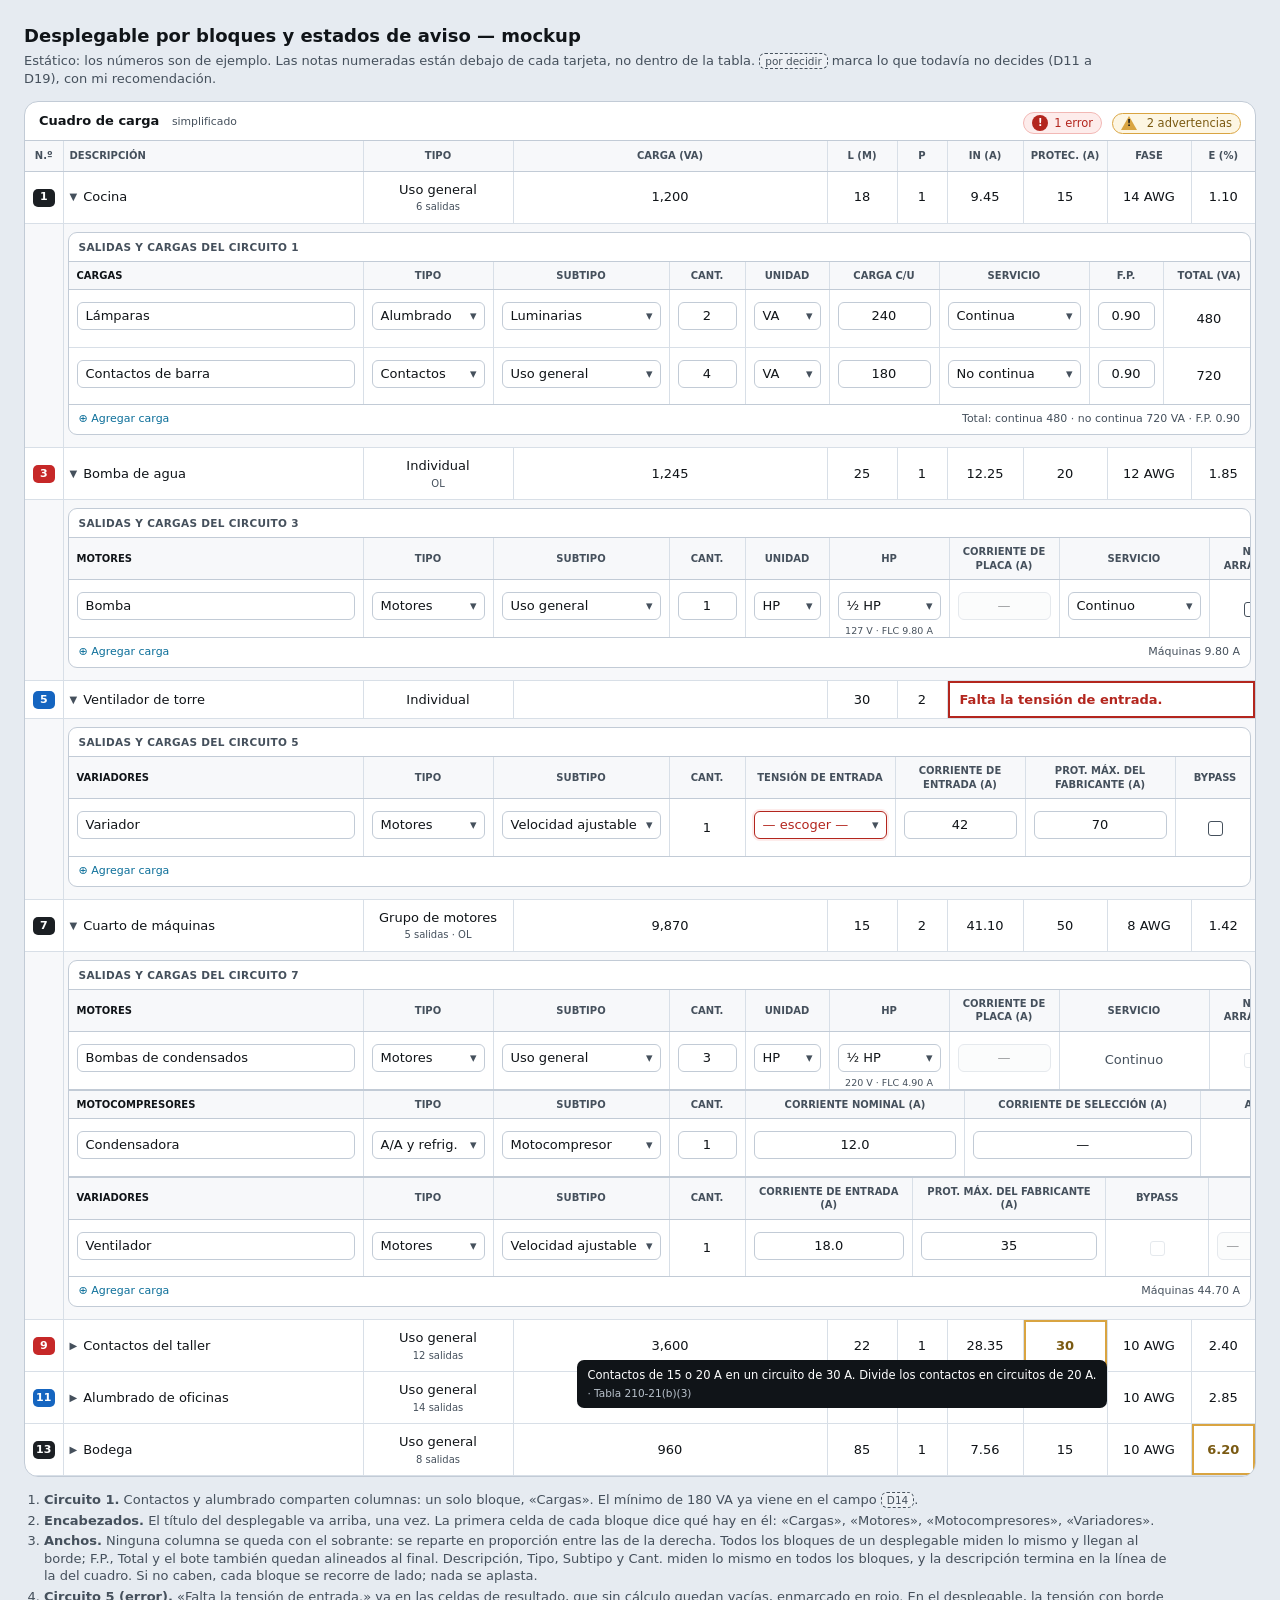
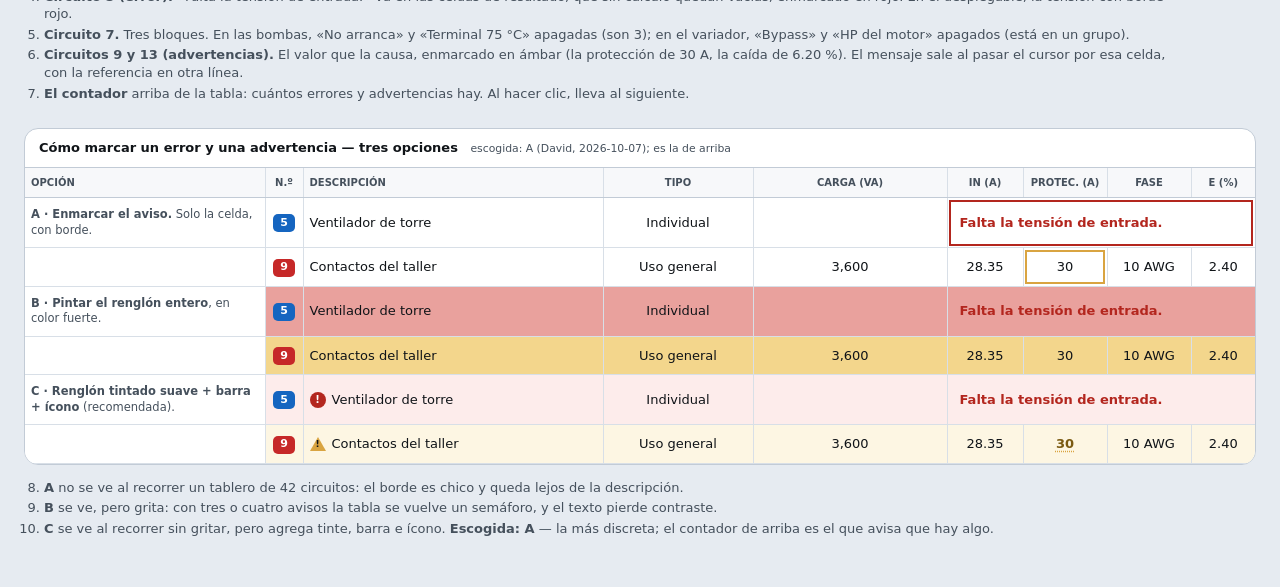
<file: docs/mockups/desglose-por-bloques.html>
<!doctype html>
<html lang="es">
<head>
<meta charset="utf-8">
<meta name="viewport" content="width=device-width, initial-scale=1">
<title>Desplegable por bloques</title>
<!-- MOCKUP — docs/decisiones/acomodo-del-desplegable.md y docs/conocimiento/estados-de-aviso.md (2026-10-07).
     Estático: no calcula. Colores: los tokens de la app (wwwroot/css/app.css), tema claro. -->
<style>
:root {
  --tinta:#101418; --acento:#0B6E99; --tenue:#45505c; --linea:#c2cbd6; --fondo:#e6ebf1; --papel:#fff;
  --linea-suave:#d8dfe7; --fondo-suave:#f7f8fa;
  /* Los de aviso, los mismos de la app (cada uno con su pareja en el tema oscuro) */
  --alerta:#b3261e; --alerta-fondo:#fdeceb;
  --aviso-texto:#7a5a12; --aviso-fondo:#fdf6e3; --aviso-borde:#d9a441;
  --radio-xs:6px; --radio-sm:9px; --radio-md:14px;
  --desc: 300px;
}
* { box-sizing:border-box; }
body { margin:0; background:var(--fondo); color:var(--tinta); font:13px/1.35 Inter, "Segoe UI", system-ui, sans-serif; padding:24px; }
h1 { font-size:18px; margin:0 0 4px; }
.nota { color:var(--tenue); margin:0 0 14px; max-width:1100px; }
.pendiente { display:inline-block; background:#eef1f5; border:1px dashed var(--tenue); color:var(--tenue); border-radius:var(--radio-xs); padding:0 5px; font-size:10.5px; }
.tarjeta { background:var(--papel); border:1px solid var(--linea); border-radius:var(--radio-md); overflow:hidden; margin-bottom:14px; }
.tarjeta > h2 { font-size:13px; margin:0; padding:10px 14px; border-bottom:1px solid var(--linea); }
.tarjeta > h2 small { font-weight:400; color:var(--tenue); margin-left:8px; }
.notas { margin:0 0 26px; padding-left:20px; color:var(--tenue); max-width:1150px; }
.notas li { margin:3px 0; }
.ref { display:inline-grid; place-items:center; width:16px; height:16px; border-radius:50%; background:var(--tinta); color:#fff; font-size:10px; font-weight:700; vertical-align:1px; }

/* ── El cuadro (simplificado) ──────────────────────────────────────────────── */
table { border-collapse:collapse; }
table.cuadro { width:100%; table-layout:fixed; }
.cuadro th { background:var(--fondo-suave); color:var(--tenue); font-size:10px; font-weight:600; text-transform:uppercase;
             padding:8px 6px; border-bottom:1px solid var(--linea); border-right:1px solid var(--linea-suave); }
.cuadro td { padding:9px 6px; border-bottom:1px solid var(--linea-suave); border-right:1px solid var(--linea-suave); text-align:center; vertical-align:middle; }
.cuadro th:last-child, .cuadro td:last-child { border-right:0; }
.cuadro .izq { text-align:left; }
.num-c { display:inline-grid; place-items:center; min-width:22px; height:18px; border-radius:5px; color:#fff; font-weight:700; font-size:11px; }
.fa { background:#1b1f23; } .fb { background:#c62828; } .fc { background:#1565c0; }
.clase { font-size:13px; } .en-va { display:block; font-size:10px; color:var(--tenue); margin-top:2px; }
.desc { display:flex; align-items:center; gap:6px; }
.flecha { color:var(--tenue); font-size:10px; }

/* ── ESTADOS DEL CIRCUITO (la propuesta) ───────────────────────────────────── */
/* 1. El renglón entero, tintado suave; 2. una barra de 3 px a la izquierda; 3. el ícono junto a la
      descripción; 4. el error dice qué falta en las celdas de resultado; la advertencia marca el valor. */
tr.error > td   { background:var(--alerta-fondo); }
tr.aviso > td   { background:var(--aviso-fondo); }
tr.error > td:first-child { box-shadow:inset 3px 0 0 var(--alerta); }
tr.aviso > td:first-child { box-shadow:inset 3px 0 0 var(--aviso-borde); }
.ic { display:inline-grid; place-items:center; width:16px; height:16px; flex:none; font-size:10px; font-weight:800; line-height:1; }
.ic.error { border-radius:50%; background:var(--alerta); color:#fff; }
.ic.aviso { width:0; height:0; border-left:8px solid transparent; border-right:8px solid transparent; border-bottom:14px solid var(--aviso-borde); position:relative; }
.ic.aviso::after { content:"!"; position:absolute; top:3px; left:-2px; color:var(--tinta); font-size:9px; font-weight:800; }
td.msg-error { color:var(--alerta); font-weight:600; text-align:left !important; padding-left:12px !important; }
.marcado-aviso { color:var(--aviso-texto); font-weight:700; text-decoration:underline dotted var(--aviso-borde); text-underline-offset:3px; }
.globo { position:absolute; z-index:6; font-weight:400; text-align:left; background:var(--tinta); color:#fff; font-size:11.5px; line-height:1.4; padding:7px 10px; border-radius:7px; white-space:nowrap; }
.globo .r { display:block; color:#b9c2cc; margin-top:3px; font-size:10.5px; }
.contador { float:right; font-weight:400; font-size:12px; display:flex; gap:10px; align-items:center; }
.chip { display:inline-flex; align-items:center; gap:6px; padding:2px 8px; border-radius:999px; font-size:11.5px; border:1px solid; }
.chip.error { color:var(--alerta); background:var(--alerta-fondo); border-color:#f2b8b5; }
.chip.aviso { color:var(--aviso-texto); background:var(--aviso-fondo); border-color:var(--aviso-borde); }

/* LA OPCIÓN A, escogida por David (2026-10-07): solo la celda, con borde. */
td.marco-error { box-shadow:inset 0 0 0 2px var(--alerta); }
td.marco-aviso { box-shadow:inset 0 0 0 2px var(--aviso-borde); color:var(--aviso-texto); font-weight:700; }

/* ── El desplegable ────────────────────────────────────────────────────────── */
tr.fila-desglose > td { background:var(--fondo-suave); padding:8px 4px 12px; text-align:left; }
.desglose { border:1px solid var(--linea); border-radius:var(--radio-sm); background:var(--papel); overflow:hidden; }
.titulo-desglose { font-size:10.5px; font-weight:600; letter-spacing:.03em; text-transform:uppercase; color:var(--tenue); padding:7px 10px; border-bottom:1px solid var(--linea); }
.recorre { overflow-x:auto; }
.bloque { table-layout:fixed; }
.bloque + .bloque { border-top:2px solid var(--linea); }
.bloque th { background:var(--fondo-suave); color:var(--tenue); font-size:10px; font-weight:600; text-transform:uppercase;
             padding:7px 8px; border-bottom:1px solid var(--linea); border-right:1px solid var(--linea-suave); text-align:center; }
.bloque th.nombre { text-align:left; color:var(--tinta); }
.bloque td { padding:12px 8px; border-bottom:1px solid var(--linea-suave); border-right:1px solid var(--linea-suave); text-align:center; vertical-align:middle; position:relative; }
.bloque th:last-child, .bloque td:last-child { border-right:0; }
.bloque tbody tr:last-child td { border-bottom:0; }
.bloque .izq { text-align:left; }
.pie { display:flex; justify-content:space-between; align-items:center; padding:7px 10px; border-top:1px solid var(--linea); font-size:11px; color:var(--tenue); }
.agregar { color:var(--acento); font-size:11px; }

.campo, .sel { display:inline-block; width:100%; height:28px; line-height:26px; border:1px solid var(--linea); border-radius:var(--radio-xs);
               background:var(--papel); padding:0 8px; text-align:left; white-space:nowrap; overflow:hidden; text-overflow:ellipsis; font-size:13px; }
.sel { position:relative; padding-right:22px; } .sel::after { content:"▾"; position:absolute; right:7px; top:0; color:var(--tenue); }
.campo.num { text-align:center; }
.apagado { opacity:.42; background:var(--fondo-suave); }
.campo.falta, .sel.falta { border-color:var(--alerta); box-shadow:0 0 0 2px var(--alerta-fondo); color:var(--alerta); }
.caja { display:inline-block; width:15px; height:15px; border:1px solid var(--tenue); border-radius:3px; vertical-align:middle; background:var(--papel); }
.caja.apagado { border-color:var(--linea); }
.debajo { position:absolute; left:50%; transform:translateX(-50%); bottom:-1px; font-size:9.5px; color:var(--tenue); white-space:nowrap; }
.tenue { color:var(--tenue); }

/* ── Comparación de variantes ──────────────────────────────────────────────── */
.variantes td.etq { text-align:left; font-size:11.5px; color:var(--tenue); width:240px; background:var(--papel) !important; box-shadow:none !important; }
.v-a-error td.res { outline:2px solid var(--alerta); outline-offset:-4px; }
.v-a-aviso td.res2 { outline:2px solid var(--aviso-borde); outline-offset:-4px; }
.v-b-error > td:not(.etq) { background:#e9a19d; }
.v-b-aviso > td:not(.etq) { background:#f3d68c; }
</style>
</head>
<body>

<h1>Desplegable por bloques y estados de aviso — mockup</h1>
<p class="nota">Estático: los números son de ejemplo. Las notas numeradas están debajo de cada tarjeta, no dentro de la tabla. <span class="pendiente">por decidir</span> marca lo que todavía no decides (D11 a D19), con mi recomendación.</p>

<!-- ═════════════════════════════════════════════════════════════════════════════════ -->
<div class="tarjeta">
<h2>Cuadro de carga <small>simplificado</small>
  <span class="contador"><span class="chip error"><span class="ic error">!</span>1 error</span><span class="chip aviso"><span class="ic aviso"></span>&nbsp;2 advertencias</span></span></h2>
<table class="cuadro" id="cuadro">
  <colgroup><col style="width:38px"><col style="width:var(--desc)"><col style="width:150px"><col><col style="width:70px"><col style="width:50px"><col style="width:76px"><col style="width:84px"><col style="width:84px"><col style="width:64px"></colgroup>
  <thead><tr><th>N.º</th><th class="izq" id="th-desc">Descripción</th><th>Tipo</th><th>Carga (VA)</th><th>L (m)</th><th>P</th><th>In (A)</th><th>Protec. (A)</th><th>Fase</th><th>e (%)</th></tr></thead>
  <tbody>

  <!-- 1 · Cocina: contactos y alumbrado, un bloque -->
  <tr><td><span class="num-c fa">1</span></td><td class="izq"><span class="desc"><span class="flecha">▼</span>Cocina</span></td><td><span class="clase">Uso general</span><span class="en-va">6 salidas</span></td><td>1,200</td><td>18</td><td>1</td><td>9.45</td><td>15</td><td>14 AWG</td><td>1.10</td></tr>
  <tr class="fila-desglose"><td></td><td colspan="9">
    <div class="desglose">
      <div class="titulo-desglose">Salidas y cargas del circuito 1</div>
      <div class="recorre">
      <table class="bloque">
        <colgroup><col data-desc><col data-w="130" data-g><col data-w="176" data-g><col data-w="76" data-g><col data-w="84"><col data-w="110"><col data-w="150"><col data-w="74" data-g><col data-w="92" data-g><col data-w="36" data-g></colgroup>
        <thead><tr><th class="izq nombre">Cargas</th><th>Tipo</th><th>Subtipo</th><th>Cant.</th><th>Unidad</th><th>Carga c/u</th><th>Servicio</th><th>F.P.</th><th>Total (VA)</th><th></th></tr></thead>
        <tbody>
          <tr><td class="izq"><span class="campo">Lámparas</span></td><td><span class="sel">Alumbrado</span></td><td><span class="sel">Luminarias</span></td><td><span class="campo num">2</span></td><td><span class="sel">VA</span></td><td><span class="campo num">240</span></td><td><span class="sel">Continua</span></td><td><span class="campo num">0.90</span></td><td>480</td><td class="tenue">🗑</td></tr>
          <tr><td class="izq"><span class="campo">Contactos de barra</span></td><td><span class="sel">Contactos</span></td><td><span class="sel">Uso general</span></td><td><span class="campo num">4</span></td><td><span class="sel">VA</span></td><td><span class="campo num">180</span></td><td><span class="sel">No continua</span></td><td><span class="campo num">0.90</span></td><td>720</td><td class="tenue">🗑</td></tr>
        </tbody>
      </table>
      </div>
      <div class="pie"><span class="agregar">⊕ Agregar carga</span><span>Total: continua 480 · no continua 720 VA · F.P. 0.90</span></div>
    </div>
  </td></tr>

  <!-- 3 · Bomba: motor solo -->
  <tr><td><span class="num-c fb">3</span></td><td class="izq"><span class="desc"><span class="flecha">▼</span>Bomba de agua</span></td><td><span class="clase">Individual</span><span class="en-va">OL</span></td><td>1,245</td><td>25</td><td>1</td><td>12.25</td><td>20</td><td>12 AWG</td><td>1.85</td></tr>
  <tr class="fila-desglose"><td></td><td colspan="9">
    <div class="desglose">
      <div class="titulo-desglose">Salidas y cargas del circuito 3</div>
      <div class="recorre">
      <table class="bloque">
        <colgroup><col data-desc><col data-w="130" data-g><col data-w="176" data-g><col data-w="76" data-g><col data-w="84"><col data-w="120"><col data-w="110"><col data-w="150"><col data-w="84"><col data-w="96"><col data-w="74" data-g><col data-w="92" data-g><col data-w="36" data-g></colgroup>
        <thead><tr><th class="izq nombre">Motores</th><th>Tipo</th><th>Subtipo</th><th>Cant.</th><th>Unidad</th><th>HP</th><th>Corriente de placa (A)</th><th>Servicio</th><th>No arranca</th><th>Terminal 75 °C</th><th>F.P.</th><th>Total (VA)</th><th></th></tr></thead>
        <tbody>
          <tr><td class="izq"><span class="campo">Bomba</span></td><td><span class="sel">Motores</span></td><td><span class="sel">Uso general</span></td><td><span class="campo num">1</span></td><td><span class="sel">HP</span></td>
              <td><span class="sel">½ HP</span><span class="debajo">127 V · FLC 9.80 A</span></td><td><span class="campo num apagado">—</span></td><td><span class="sel">Continuo</span></td><td><span class="caja"></span></td><td><span class="caja"></span></td><td><span class="campo num">0.90</span></td><td>1,245</td><td class="tenue">🗑</td></tr>
        </tbody>
      </table>
      </div>
      <div class="pie"><span class="agregar">⊕ Agregar carga</span><span>Máquinas 9.80 A</span></div>
    </div>
  </td></tr>

  <!-- 5 · Ventilador: ERROR -->
  <tr><td><span class="num-c fc">5</span></td><td class="izq"><span class="desc"><span class="flecha">▼</span>Ventilador de torre</span></td><td><span class="clase">Individual</span></td><td></td><td>30</td><td>2</td>
      <td colspan="4" class="msg-error marco-error">Falta la tensión de entrada.</td></tr>
  <tr class="fila-desglose"><td></td><td colspan="9">
    <div class="desglose">
      <div class="titulo-desglose">Salidas y cargas del circuito 5</div>
      <div class="recorre">
      <table class="bloque">
        <colgroup><col data-desc><col data-w="130" data-g><col data-w="176" data-g><col data-w="76" data-g><col data-w="150"><col data-w="130"><col data-w="150"><col data-w="80"><col data-w="140"><col data-w="74" data-g><col data-w="92" data-g><col data-w="36" data-g></colgroup>
        <thead><tr><th class="izq nombre">Variadores</th><th>Tipo</th><th>Subtipo</th><th>Cant.</th><th>Tensión de entrada</th><th>Corriente de entrada (A)</th><th>Prot. máx. del fabricante (A)</th><th>Bypass</th><th>HP del motor</th><th>F.P.</th><th>Total (VA)</th><th></th></tr></thead>
        <tbody>
          <tr><td class="izq"><span class="campo">Variador</span></td><td><span class="sel">Motores</span></td><td><span class="sel">Velocidad ajustable</span></td><td>1</td>
              <td><span class="sel falta">— escoger —</span></td><td><span class="campo num">42</span></td><td><span class="campo num">70</span></td><td><span class="caja"></span></td><td><span class="sel apagado">—</span></td><td><span class="campo num">0.90</span></td><td class="tenue">—</td><td class="tenue">🗑</td></tr>
        </tbody>
      </table>
      </div>
      <div class="pie"><span class="agregar">⊕ Agregar carga</span><span></span></div>
    </div>
  </td></tr>

  <!-- 7 · Cuarto de máquinas: grupo, tres bloques -->
  <tr><td><span class="num-c fa">7</span></td><td class="izq"><span class="desc"><span class="flecha">▼</span>Cuarto de máquinas</span></td><td><span class="clase">Grupo de motores</span><span class="en-va">5 salidas · OL</span></td><td>9,870</td><td>15</td><td>2</td><td>41.10</td><td>50</td><td>8 AWG</td><td>1.42</td></tr>
  <tr class="fila-desglose"><td></td><td colspan="9">
    <div class="desglose">
      <div class="titulo-desglose">Salidas y cargas del circuito 7</div>
      <div class="recorre">
      <table class="bloque">
        <colgroup><col data-desc><col data-w="130" data-g><col data-w="176" data-g><col data-w="76" data-g><col data-w="84"><col data-w="120"><col data-w="110"><col data-w="150"><col data-w="84"><col data-w="96"><col data-w="74" data-g><col data-w="92" data-g><col data-w="36" data-g></colgroup>
        <thead><tr><th class="izq nombre">Motores</th><th>Tipo</th><th>Subtipo</th><th>Cant.</th><th>Unidad</th><th>HP</th><th>Corriente de placa (A)</th><th>Servicio</th><th>No arranca</th><th>Terminal 75 °C</th><th>F.P.</th><th>Total (VA)</th><th></th></tr></thead>
        <tbody>
          <tr><td class="izq"><span class="campo">Bombas de condensados</span></td><td><span class="sel">Motores</span></td><td><span class="sel">Uso general</span></td><td><span class="campo num">3</span></td><td><span class="sel">HP</span></td>
              <td><span class="sel">½ HP</span><span class="debajo">220 V · FLC 4.90 A</span></td><td><span class="campo num apagado">—</span></td><td class="tenue">Continuo</td><td><span class="caja apagado"></span></td><td><span class="caja apagado"></span></td><td><span class="campo num">0.90</span></td><td>3,234</td><td class="tenue">🗑</td></tr>
        </tbody>
      </table>
      <table class="bloque">
        <colgroup><col data-desc><col data-w="130" data-g><col data-w="176" data-g><col data-w="76" data-g><col data-w="140"><col data-w="150"><col data-w="120"><col data-w="74" data-g><col data-w="92" data-g><col data-w="36" data-g></colgroup>
        <thead><tr><th class="izq nombre">Motocompresores</th><th>Tipo</th><th>Subtipo</th><th>Cant.</th><th>Corriente nominal (A)</th><th>Corriente de selección (A)</th><th>Arranque 225 %</th><th>F.P.</th><th>Total (VA)</th><th></th></tr></thead>
        <tbody>
          <tr><td class="izq"><span class="campo">Condensadora</span></td><td><span class="sel">A/A y refrig.</span></td><td><span class="sel">Motocompresor</span></td><td><span class="campo num">1</span></td><td><span class="campo num">12.0</span></td><td><span class="campo num">—</span></td><td><span class="caja"></span></td><td><span class="campo num">0.90</span></td><td>2,640</td><td class="tenue">🗑</td></tr>
        </tbody>
      </table>
      <table class="bloque">
        <colgroup><col data-desc><col data-w="130" data-g><col data-w="176" data-g><col data-w="76" data-g><col data-w="130"><col data-w="150"><col data-w="80"><col data-w="140"><col data-w="74" data-g><col data-w="92" data-g><col data-w="36" data-g></colgroup>
        <thead><tr><th class="izq nombre">Variadores</th><th>Tipo</th><th>Subtipo</th><th>Cant.</th><th>Corriente de entrada (A)</th><th>Prot. máx. del fabricante (A)</th><th>Bypass</th><th>HP del motor</th><th>F.P.</th><th>Total (VA)</th><th></th></tr></thead>
        <tbody>
          <tr><td class="izq"><span class="campo">Ventilador</span></td><td><span class="sel">Motores</span></td><td><span class="sel">Velocidad ajustable</span></td><td>1</td><td><span class="campo num">18.0</span></td><td><span class="campo num">35</span></td><td><span class="caja apagado"></span></td><td><span class="sel apagado">—</span></td><td><span class="campo num">0.90</span></td><td>3,960</td><td class="tenue">🗑</td></tr>
        </tbody>
      </table>
      </div>
      <div class="pie"><span class="agregar">⊕ Agregar carga</span><span>Máquinas 44.70 A</span></div>
    </div>
  </td></tr>

  <!-- 9 · ADVERTENCIA con su ayuda abierta -->
  <tr><td><span class="num-c fb">9</span></td><td class="izq"><span class="desc"><span class="flecha">▶</span>Contactos del taller</span></td>
      <td><span class="clase">Uso general</span><span class="en-va">12 salidas</span></td><td>3,600</td><td>22</td><td>1</td><td>28.35</td><td class="marco-aviso" style="position:relative">30
      <span class="globo" style="right:0; top:40px">Contactos de 15 o 20 A en un circuito de 30 A. Divide los contactos en circuitos de 20 A.<span class="r">· Tabla 210-21(b)(3)</span></span></td><td>10 AWG</td><td>2.40</td></tr>
  <tr><td><span class="num-c fc">11</span></td><td class="izq"><span class="desc"><span class="flecha">▶</span>Alumbrado de oficinas</span></td><td><span class="clase">Uso general</span><span class="en-va">14 salidas</span></td><td>1,680</td><td>40</td><td>1</td><td>13.23</td><td>20</td><td>10 AWG</td><td>2.85</td></tr>

  <!-- 13 · ADVERTENCIA cerrada: solo el renglón tintado, la barra y el ícono -->
  <tr><td><span class="num-c fa">13</span></td><td class="izq"><span class="desc"><span class="flecha">▶</span>Bodega</span></td><td><span class="clase">Uso general</span><span class="en-va">8 salidas</span></td><td>960</td><td>85</td><td>1</td><td>7.56</td><td>15</td><td>10 AWG</td><td class="marco-aviso">6.20</td></tr>
  </tbody>
</table>
</div>
<ol class="notas">
  <li><b>Circuito 1.</b> Contactos y alumbrado comparten columnas: un solo bloque, «Cargas». El mínimo de 180 VA ya viene en el campo <span class="pendiente">D14</span>.</li>
  <li><b>Encabezados.</b> El título del desplegable va arriba, una vez. La primera celda de cada bloque dice qué hay en él: «Cargas», «Motores», «Motocompresores», «Variadores».</li>
  <li><b>Anchos.</b> Ninguna columna se queda con el sobrante: se reparte en proporción entre las de la derecha. Todos los bloques de un desplegable miden lo mismo y llegan al borde; F.P., Total y el bote también quedan alineados al final. Descripción, Tipo, Subtipo y Cant. miden lo mismo en todos los bloques, y la descripción termina en la línea de la del cuadro. Si no caben, cada bloque se recorre de lado; nada se aplasta.</li>
  <li><b>Circuito 5 (error).</b> «Falta la tensión de entrada.» va en las celdas de resultado, que sin cálculo quedan vacías, enmarcado en rojo. En el desplegable, la tensión con borde rojo.</li>
  <li><b>Circuito 7.</b> Tres bloques. En las bombas, «No arranca» y «Terminal 75 °C» apagadas (son 3); en el variador, «Bypass» y «HP del motor» apagados (está en un grupo).</li>
  <li><b>Circuitos 9 y 13 (advertencias).</b> El valor que la causa, enmarcado en ámbar (la protección de 30 A, la caída de 6.20 %). El mensaje sale al pasar el cursor por esa celda, con la referencia en otra línea.</li>
  <li><b>El contador</b> arriba de la tabla: cuántos errores y advertencias hay. Al hacer clic, lleva al siguiente.</li>
</ol>

<!-- ═════════════════════════════════════════════════════════════════════════════════ -->
<div class="tarjeta">
<h2>Cómo marcar un error y una advertencia — tres opciones <small>escogida: A (David, 2026-10-07); es la de arriba</small></h2>
<table class="cuadro variantes">
  <colgroup><col style="width:240px"><col style="width:38px"><col style="width:var(--desc)"><col style="width:150px"><col><col style="width:76px"><col style="width:84px"><col style="width:84px"><col style="width:64px"></colgroup>
  <thead><tr><th class="izq">Opción</th><th>N.º</th><th class="izq">Descripción</th><th>Tipo</th><th>Carga (VA)</th><th>In (A)</th><th>Protec. (A)</th><th>Fase</th><th>e (%)</th></tr></thead>
  <tbody>
    <tr class="v-a-error"><td class="etq"><b>A · Enmarcar el aviso.</b> Solo la celda, con borde.</td><td><span class="num-c fc">5</span></td><td class="izq">Ventilador de torre</td><td>Individual</td><td></td><td colspan="4" class="res msg-error">Falta la tensión de entrada.</td></tr>
    <tr class="v-a-aviso"><td class="etq"></td><td><span class="num-c fb">9</span></td><td class="izq">Contactos del taller</td><td>Uso general</td><td>3,600</td><td>28.35</td><td class="res2">30</td><td>10 AWG</td><td>2.40</td></tr>
    <tr class="v-b-error"><td class="etq"><b>B · Pintar el renglón entero</b>, en color fuerte.</td><td><span class="num-c fc">5</span></td><td class="izq">Ventilador de torre</td><td>Individual</td><td></td><td colspan="4" class="msg-error">Falta la tensión de entrada.</td></tr>
    <tr class="v-b-aviso"><td class="etq"></td><td><span class="num-c fb">9</span></td><td class="izq">Contactos del taller</td><td>Uso general</td><td>3,600</td><td>28.35</td><td>30</td><td>10 AWG</td><td>2.40</td></tr>
    <tr class="error"><td class="etq"><b>C · Renglón tintado suave + barra + ícono</b> (recomendada).</td><td><span class="num-c fc">5</span></td><td class="izq"><span class="desc"><span class="ic error">!</span>Ventilador de torre</span></td><td>Individual</td><td></td><td colspan="4" class="msg-error">Falta la tensión de entrada.</td></tr>
    <tr class="aviso"><td class="etq"></td><td><span class="num-c fb">9</span></td><td class="izq"><span class="desc"><span class="ic aviso"></span>Contactos del taller</span></td><td>Uso general</td><td>3,600</td><td>28.35</td><td><span class="marcado-aviso">30</span></td><td>10 AWG</td><td>2.40</td></tr>
  </tbody>
</table>
</div>
<ol class="notas" start="8">
  <li><b>A</b> no se ve al recorrer un tablero de 42 circuitos: el borde es chico y queda lejos de la descripción.</li>
  <li><b>B</b> se ve, pero grita: con tres o cuatro avisos la tabla se vuelve un semáforo, y el texto pierde contraste.</li>
  <li><b>C</b> se ve al recorrer sin gritar, pero agrega tinte, barra e ícono. <b>Escogida: A</b> — la más discreta; el contador de arriba es el que avisa que hay algo.</li>
</ol>

<script>
/* Los anchos del desplegable: la descripción termina en la línea del cuadro; lo que sobra se reparte en
   proporción entre las demás; si no cabe, el bloque se recorre (no se aplasta). */
function anchos() {
  const th = document.getElementById('th-desc').getBoundingClientRect();
  document.querySelectorAll('.recorre').forEach(r => {
    const desc = th.right - r.getBoundingClientRect().left;
    const tablas = [...r.querySelectorAll('table.bloque')];
    const datos = tablas.map(t => {
      const cols = [...t.querySelectorAll('col')];
      const base = cols.reduce((s, c) => s + (+c.dataset.w || 0), 0);
      const repartible = cols.filter(c => c.dataset.w && !c.hasAttribute('data-g')).reduce((s, c) => s + (+c.dataset.w), 0);
      return { t, cols, base, repartible };
    });
    // Todos los bloques de un desplegable, del mismo largo: el del desplegable, o el del bloque más ancho si no cabe.
    const ancho = Math.max(r.clientWidth, ...datos.map(d => d.base + desc));
    datos.forEach(({ t, cols, base, repartible }) => {
      t.style.width = ancho + 'px';
      const sobra = ancho - base - desc;
      // Las fijas, iguales en todos: Descripción, Tipo, Subtipo y Cant. al principio; F.P., Total y el bote al final.
      // El sobrante, en proporción entre las del medio.
      cols.forEach(c => { c.style.width = c.hasAttribute('data-desc') ? desc + 'px'
        : c.hasAttribute('data-g') ? c.dataset.w + 'px' : ((+c.dataset.w) + sobra * (+c.dataset.w) / repartible) + 'px'; });
    });
  });
}
addEventListener('load', anchos); addEventListener('resize', anchos);
</script>
</body>
</html>
</file>
